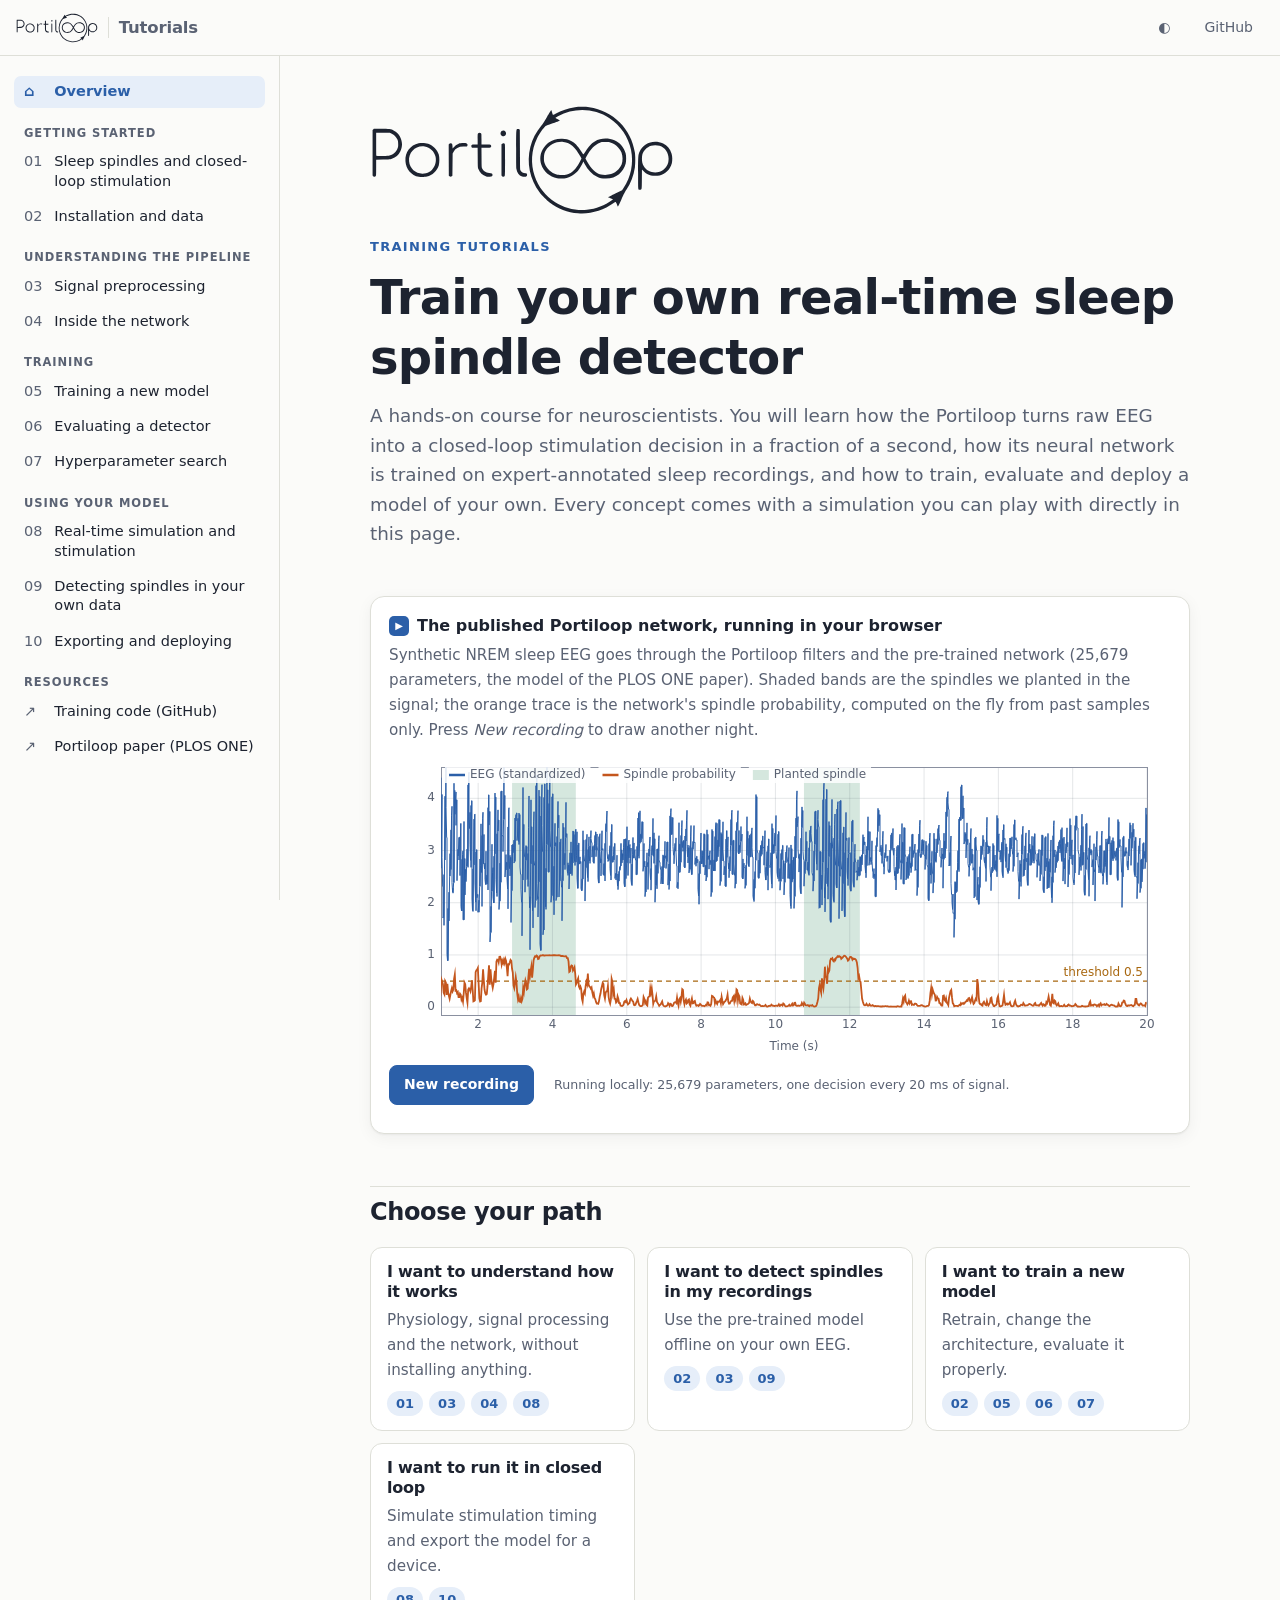
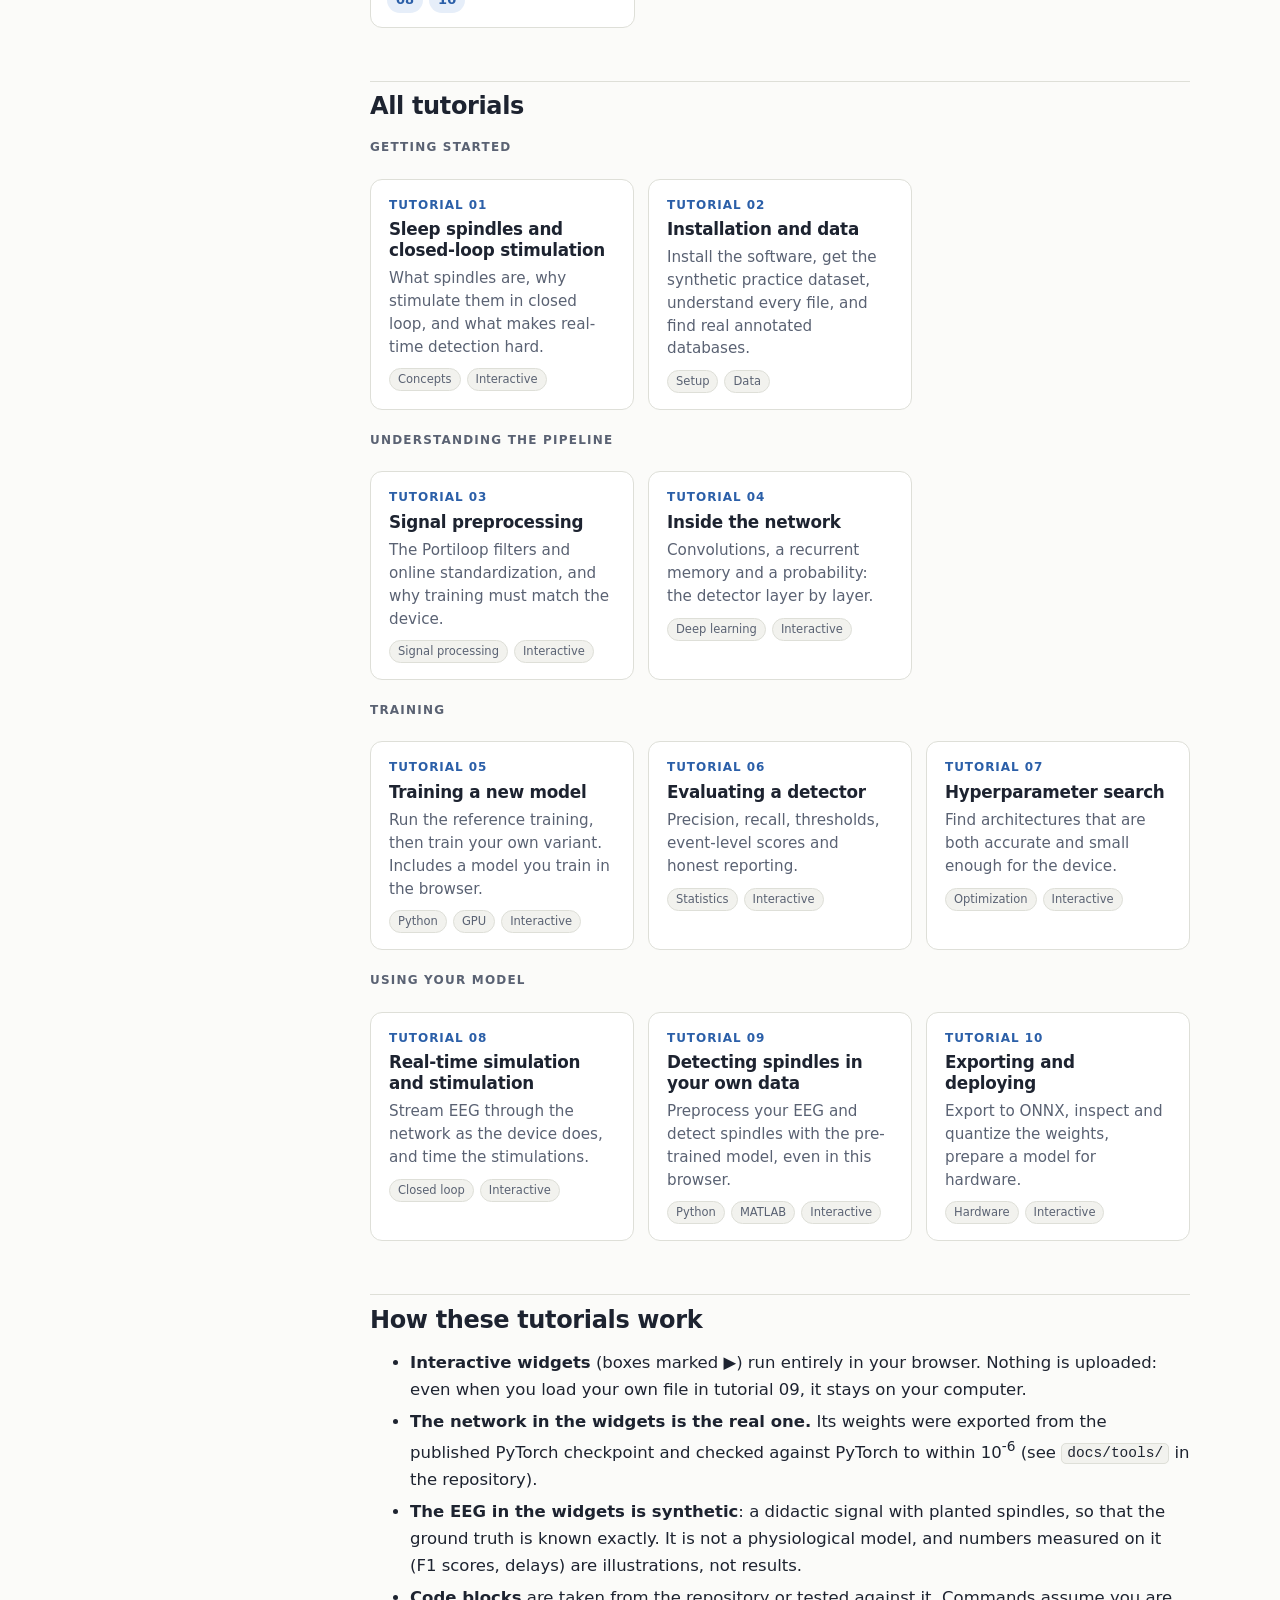
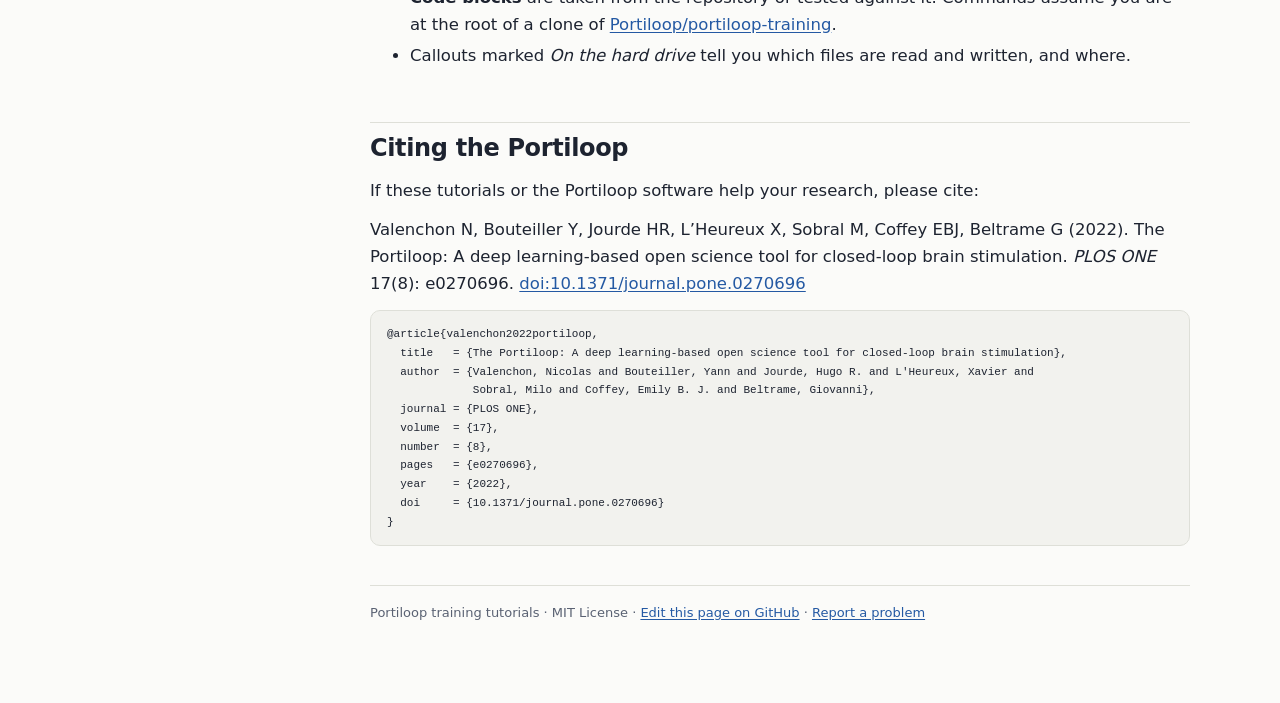
<file: docs/index.html>
<!doctype html>
<html lang="en">
<head>
  <meta charset="utf-8">
  <meta name="viewport" content="width=device-width, initial-scale=1">
  <title>Portiloop tutorials</title>
  <meta name="description" content="Interactive tutorials for neuroscientists: train, evaluate and deploy deep-learning sleep spindle detectors for closed-loop stimulation with the open-source Portiloop.">
  <link rel="stylesheet" href="assets/css/style.css">
  <link rel="icon" href="assets/img/favicon.svg" type="image/svg+xml">
  <link rel="icon" href="assets/img/favicon-32.png" sizes="32x32" type="image/png">
  <link rel="apple-touch-icon" href="assets/img/apple-touch-icon.png">
  <style>
    .hero-grid { display: grid; grid-template-columns: 1fr; gap: 8px; }
    .paths { display: grid; grid-template-columns: repeat(auto-fit, minmax(230px, 1fr)); gap: 12px; margin: 1.2em 0; }
    .path { border: 1px solid var(--border); border-radius: 12px; padding: 14px 16px; background: var(--bg-elev); }
    .path h3 { margin: 0 0 6px; font-size: 1rem; }
    .path p { margin: 0 0 8px; color: var(--fg-muted); font-size: 0.92em; }
    .path .route { display: flex; flex-wrap: wrap; gap: 6px; }
    .path .route a { font-size: 13px; font-weight: 600; text-decoration: none; padding: 2px 9px; border-radius: 999px; background: var(--accent-soft); color: var(--accent); }
    .group-title { margin: 1.6em 0 0.2em; font-size: 12px; text-transform: uppercase; letter-spacing: 0.1em; color: var(--fg-muted); font-weight: 650; border: 0; padding: 0; }
    pre.bib { font-size: 12.5px; }
  </style>
</head>
<body data-page="index" data-root=".">
<main>
<article class="content">

  <section class="hero">
    <span class="logo-word hero-logo" role="img" aria-label="Portiloop"></span>
    <div class="eyebrow">Training tutorials</div>
    <h1>Train your own real-time sleep spindle detector</h1>
    <p class="lead">A hands-on course for neuroscientists. You will learn how the Portiloop turns raw EEG into a closed-loop stimulation decision in a fraction of a second, how its neural network is trained on expert-annotated sleep recordings, and how to train, evaluate and deploy a model of your own. Every concept comes with a simulation you can play with directly in this page.</p>
  </section>

  <div class="widget" id="hero">
    <div class="widget-title">The published Portiloop network, running in your browser</div>
    <p class="widget-desc">Synthetic NREM sleep EEG goes through the Portiloop filters and the pre-trained network (25,679 parameters, the model of the PLOS ONE paper). Shaded bands are the spindles we planted in the signal; the orange trace is the network's spindle probability, computed on the fly from past samples only. Press <em>New recording</em> to draw another night.</p>
    <canvas class="plot tall" id="hero-plot" aria-label="Synthetic EEG with spindle probability"></canvas>
    <div class="controls">
      <button class="btn" id="hero-new" type="button">New recording</button>
      <span class="muted small" id="hero-status">Loading the model…</span>
    </div>
  </div>

  <h2 id="paths">Choose your path</h2>
  <div class="paths">
    <div class="path">
      <h3>I want to understand how it works</h3>
      <p>Physiology, signal processing and the network, without installing anything.</p>
      <div class="route"><a href="tutorials/01-introduction.html">01</a><a href="tutorials/03-preprocessing.html">03</a><a href="tutorials/04-network.html">04</a><a href="tutorials/08-realtime.html">08</a></div>
    </div>
    <div class="path">
      <h3>I want to detect spindles in my recordings</h3>
      <p>Use the pre-trained model offline on your own EEG.</p>
      <div class="route"><a href="tutorials/02-installation.html">02</a><a href="tutorials/03-preprocessing.html">03</a><a href="tutorials/09-your-data.html">09</a></div>
    </div>
    <div class="path">
      <h3>I want to train a new model</h3>
      <p>Retrain, change the architecture, evaluate it properly.</p>
      <div class="route"><a href="tutorials/02-installation.html">02</a><a href="tutorials/05-training.html">05</a><a href="tutorials/06-evaluation.html">06</a><a href="tutorials/07-hyperparameter-search.html">07</a></div>
    </div>
    <div class="path">
      <h3>I want to run it in closed loop</h3>
      <p>Simulate stimulation timing and export the model for a device.</p>
      <div class="route"><a href="tutorials/08-realtime.html">08</a><a href="tutorials/10-deployment.html">10</a></div>
    </div>
  </div>

  <h2 id="tutorials">All tutorials</h2>
  <div id="cards"></div>

  <h2 id="how">How these tutorials work</h2>
  <ul>
    <li><strong>Interactive widgets</strong> (boxes marked ▶) run entirely in your browser. Nothing is uploaded: even when you load your own file in tutorial 09, it stays on your computer.</li>
    <li><strong>The network in the widgets is the real one.</strong> Its weights were exported from the published PyTorch checkpoint and checked against PyTorch to within 10<sup>-6</sup> (see <code>docs/tools/</code> in the repository).</li>
    <li><strong>The EEG in the widgets is synthetic</strong>: a didactic signal with planted spindles, so that the ground truth is known exactly. It is not a physiological model, and numbers measured on it (F1 scores, delays) are illustrations, not results.</li>
    <li><strong>Code blocks</strong> are taken from the repository or tested against it. Commands assume you are at the root of a clone of <a href="https://github.com/Portiloop/portiloop-training">Portiloop/portiloop-training</a>.</li>
    <li>Callouts marked <em>On the hard drive</em> tell you which files are read and written, and where.</li>
  </ul>

  <h2 id="cite">Citing the Portiloop</h2>
  <p>If these tutorials or the Portiloop software help your research, please cite:</p>
  <p>Valenchon N, Bouteiller Y, Jourde HR, L’Heureux X, Sobral M, Coffey EBJ, Beltrame G (2022). The Portiloop: A deep learning-based open science tool for closed-loop brain stimulation. <em>PLOS ONE</em> 17(8): e0270696. <a href="https://doi.org/10.1371/journal.pone.0270696">doi:10.1371/journal.pone.0270696</a></p>
<pre class="bib"><code>@article{valenchon2022portiloop,
  title   = {The Portiloop: A deep learning-based open science tool for closed-loop brain stimulation},
  author  = {Valenchon, Nicolas and Bouteiller, Yann and Jourde, Hugo R. and L'Heureux, Xavier and
             Sobral, Milo and Coffey, Emily B. J. and Beltrame, Giovanni},
  journal = {PLOS ONE},
  volume  = {17},
  number  = {8},
  pages   = {e0270696},
  year    = {2022},
  doi     = {10.1371/journal.pone.0270696}
}</code></pre>

</article>
</main>

<script src="assets/js/portiloop.js"></script>
<script src="assets/js/nav.js"></script>
<script>
(function () {
  // tutorial cards, generated from the shared table of contents in nav.js
  const blurbs = {
    "01-introduction": ["What spindles are, why stimulate them in closed loop, and what makes real-time detection hard.", ["Concepts", "Interactive"]],
    "02-installation": ["Install the software, get the synthetic practice dataset, understand every file, and find real annotated databases.", ["Setup", "Data"]],
    "03-preprocessing": ["The Portiloop filters and online standardization, and why training must match the device.", ["Signal processing", "Interactive"]],
    "04-network": ["Convolutions, a recurrent memory and a probability: the detector layer by layer.", ["Deep learning", "Interactive"]],
    "05-training": ["Run the reference training, then train your own variant. Includes a model you train in the browser.", ["Python", "GPU", "Interactive"]],
    "06-evaluation": ["Precision, recall, thresholds, event-level scores and honest reporting.", ["Statistics", "Interactive"]],
    "07-hyperparameter-search": ["Find architectures that are both accurate and small enough for the device.", ["Optimization", "Interactive"]],
    "08-realtime": ["Stream EEG through the network as the device does, and time the stimulations.", ["Closed loop", "Interactive"]],
    "09-your-data": ["Preprocess your EEG and detect spindles with the pre-trained model, even in this browser.", ["Python", "MATLAB", "Interactive"]],
    "10-deployment": ["Export to ONNX, inspect and quantize the weights, prepare a model for hardware.", ["Hardware", "Interactive"]],
  };
  let html = "";
  (window.PL_TOC || []).forEach(function (g) {
    html += '<h3 class="group-title">' + g.group + '</h3><div class="cards">';
    g.items.forEach(function (it) {
      const b = blurbs[it[0]] || ["", []];
      html += '<a class="card" href="tutorials/' + it[0] + '.html"><div class="num">TUTORIAL ' + it[0].slice(0, 2) + "</div><h3>" + it[1] + "</h3><p>" + b[0] + '</p><div class="tags">' +
        b[1].map(function (t) { return '<span class="tag">' + t + "</span>"; }).join("") + "</div></a>";
    });
    html += "</div>";
  });
  document.getElementById("cards").innerHTML = html;

  // hero demo
  const $ = PL.ui.$;
  let model = null, data = null, out = null, seed = 7;
  function compute() {
    data = PL.synth.nrem({ duration_s: 20, seed: seed, spindleRate_per_min: 9 });
    data.std = PL.preprocess(data.signal).standardized;
    out = model.runStream(data.std);
  }
  function draw() {
    if (!model) return;
    PL.plot($("#hero-plot"), {
      xRange: [1, 20], yRange: [-0.15, 4.6], xLabel: "Time (s)", yTicks: 4,
      regions: data.spindles.map((s) => ({ x0: s.start, x1: s.end, label: "Planted spindle" })),
      series: [
        { x: Array.from(data.t), y: Array.from(data.std, (v) => 0.45 * v + 2.9), color: PL.color("signal"), width: 1, label: "EEG (standardized)" },
        { x: Array.from(out.idx, (i) => i / PL.FS), y: Array.from(out.y), color: PL.color("model"), width: 1.8, label: "Spindle probability" },
      ],
      hlines: [{ y: 0.5, label: "threshold 0.5" }],
    });
  }
  $("#hero-new").addEventListener("click", function () { if (!model) return; seed += 1; compute(); draw(); });
  PL.onRedraw(draw);
  PL.loadModel("assets/models/portiloop_spindle_v4_0.json").then(function (m) {
    model = m; compute(); draw();
    $("#hero-status").textContent = "Running locally: " + m.nParameters.toLocaleString("en") + " parameters, one decision every 20 ms of signal.";
  }).catch(function (e) {
    $("#hero-status").textContent = "Could not load the model (" + e.message + "). If you opened this file directly from disk, serve the docs folder over HTTP instead (see docs/README.md).";
  });
})();
</script>
</body>
</html>
</file>
<file: docs/assets/css/style.css>
/* Portiloop tutorials: shared stylesheet. Light and dark themes via tokens. */

:root {
  --font-sans: "Inter", system-ui, -apple-system, "Segoe UI", Roboto, "Helvetica Neue", Arial, sans-serif;
  --font-serif: "Source Serif 4", Georgia, "Times New Roman", serif;
  --font-mono: "JetBrains Mono", ui-monospace, SFMono-Regular, Menlo, Consolas, monospace;

  --bg: #fbfbf9;
  --bg-elev: #ffffff;
  --bg-sunk: #f2f2ee;
  --fg: #1d2330;
  --fg-muted: #5a6273;
  --border: #dedfd8;
  --accent: #2b5fa8;
  --accent-soft: #e6eef9;
  --accent-fg: #ffffff;
  --link: #2459a3;

  --note: #2b5fa8;   --note-bg: #eaf1fb;
  --tip: #2f7a4f;    --tip-bg: #e9f5ee;
  --warn: #a8670f;   --warn-bg: #fbf2e3;
  --danger: #b33a3a; --danger-bg: #fbeaea;
  --disk: #5b4a9e;   --disk-bg: #efecf8;

  --plot-signal: #2b5fa8;
  --plot-model: #c4561d;
  --plot-label: rgba(47, 133, 90, 0.20);
  --plot-stim: #c2307a;
  --plot-grid: rgba(90, 98, 115, 0.16);
  --plot-axis: #8a90a0;
  --plot-legend-bg: rgba(255, 255, 255, 0.85);
  --plot-c1: #2b5fa8; --plot-c2: #c4561d; --plot-c3: #2f855a; --plot-c4: #6b46c1; --plot-c5: #b83280;

  --radius: 10px;
  --shadow: 0 1px 2px rgba(20, 24, 33, 0.05), 0 4px 16px rgba(20, 24, 33, 0.05);
  --sidebar-w: 280px;
  --content-w: 820px;
}

@media (prefers-color-scheme: dark) {
  :root:not([data-theme="light"]) {
    --bg: #14171d; --bg-elev: #1b1f27; --bg-sunk: #11141a; --fg: #e5e8ee; --fg-muted: #9aa3b4;
    --border: #2c323e; --accent: #79a6e8; --accent-soft: #1e2a3d; --accent-fg: #0f1520; --link: #8db4ef;
    --note: #8db4ef; --note-bg: #1a2433; --tip: #6cc497; --tip-bg: #172820; --warn: #e2ad5b; --warn-bg: #2b2315;
    --danger: #ec8a8a; --danger-bg: #2d1a1a; --disk: #b6a6f0; --disk-bg: #221e33;
    --plot-signal: #79a6e8; --plot-model: #f0965f; --plot-label: rgba(108, 196, 151, 0.20); --plot-stim: #f07ab5;
    --plot-grid: rgba(154, 163, 180, 0.14); --plot-axis: #6b7385; --plot-legend-bg: rgba(27, 31, 39, 0.85);
    --plot-c1: #79a6e8; --plot-c2: #f0965f; --plot-c3: #6cc497; --plot-c4: #b39cf0; --plot-c5: #f07ab5;
    --shadow: 0 1px 2px rgba(0, 0, 0, 0.3), 0 4px 16px rgba(0, 0, 0, 0.25);
  }
}
:root[data-theme="dark"] {
  --bg: #14171d; --bg-elev: #1b1f27; --bg-sunk: #11141a; --fg: #e5e8ee; --fg-muted: #9aa3b4;
  --border: #2c323e; --accent: #79a6e8; --accent-soft: #1e2a3d; --accent-fg: #0f1520; --link: #8db4ef;
  --note: #8db4ef; --note-bg: #1a2433; --tip: #6cc497; --tip-bg: #172820; --warn: #e2ad5b; --warn-bg: #2b2315;
  --danger: #ec8a8a; --danger-bg: #2d1a1a; --disk: #b6a6f0; --disk-bg: #221e33;
  --plot-signal: #79a6e8; --plot-model: #f0965f; --plot-label: rgba(108, 196, 151, 0.20); --plot-stim: #f07ab5;
  --plot-grid: rgba(154, 163, 180, 0.14); --plot-axis: #6b7385; --plot-legend-bg: rgba(27, 31, 39, 0.85);
  --plot-c1: #79a6e8; --plot-c2: #f0965f; --plot-c3: #6cc497; --plot-c4: #b39cf0; --plot-c5: #f07ab5;
  --shadow: 0 1px 2px rgba(0, 0, 0, 0.3), 0 4px 16px rgba(0, 0, 0, 0.25);
}

* { box-sizing: border-box; }
html { scroll-padding-top: 72px; -webkit-text-size-adjust: 100%; }
body {
  margin: 0; background: var(--bg); color: var(--fg);
  font: 16.5px/1.65 var(--font-sans);
}
a { color: var(--link); text-underline-offset: 2px; }
.content a { overflow-wrap: anywhere; } /* long URLs used as link text must not widen the page on phones */
a:hover { text-decoration-thickness: 2px; }
img, svg, canvas, video { max-width: 100%; }

/* ---------- top bar ---------- */
.topbar {
  position: sticky; top: 0; z-index: 20; height: 56px;
  display: flex; align-items: center; gap: 12px; padding: 0 16px;
  background: color-mix(in srgb, var(--bg) 88%, transparent);
  backdrop-filter: saturate(1.4) blur(8px); border-bottom: 1px solid var(--border);
}
.topbar .brand { display: flex; align-items: center; gap: 10px; font-weight: 650; color: var(--fg); text-decoration: none; letter-spacing: -0.01em; }
/* Portiloop logo (assets/img/portiloop-logo.svg) drawn in the text color through a mask, so it follows the light and dark themes */
.logo-word {
  display: inline-block; flex: none; aspect-ratio: 1190 / 437; background-color: currentColor;
  -webkit-mask: url("../img/portiloop-logo.svg") center / contain no-repeat;
  mask: url("../img/portiloop-logo.svg") center / contain no-repeat;
}
.topbar .brand .logo-word { height: 30px; }
.topbar .brand .brand-sub { font-weight: 550; color: var(--fg-muted); padding-left: 10px; border-left: 1px solid var(--border); line-height: 1.3; }
.hero .hero-logo { display: block; height: clamp(64px, 13vw, 112px); margin: 4px 0 20px; color: var(--fg); }
.topbar .spacer { flex: 1; }
.topbar a.icon-link, .topbar button {
  color: var(--fg-muted); background: none; border: 1px solid transparent; border-radius: 8px;
  padding: 6px 10px; font: inherit; font-size: 14px; cursor: pointer; text-decoration: none;
}
.topbar a.icon-link:hover, .topbar button:hover { border-color: var(--border); color: var(--fg); }
.menu-toggle { display: none; }

/* ---------- layout ---------- */
.layout { display: grid; grid-template-columns: var(--sidebar-w) minmax(0, 1fr); min-height: calc(100vh - 56px); }
.sidebar {
  position: sticky; top: 56px; height: calc(100vh - 56px); overflow-y: auto;
  border-right: 1px solid var(--border); padding: 20px 14px 40px; font-size: 14.5px; background: var(--bg);
}
.sidebar h4 { margin: 18px 10px 6px; font-size: 11.5px; text-transform: uppercase; letter-spacing: 0.08em; color: var(--fg-muted); }
.sidebar ol { list-style: none; margin: 0; padding: 0; counter-reset: none; }
.sidebar li a {
  display: flex; gap: 10px; padding: 6px 10px; border-radius: 7px; color: var(--fg); text-decoration: none; line-height: 1.35;
}
.sidebar li a .num { color: var(--fg-muted); font-variant-numeric: tabular-nums; min-width: 1.4em; }
.sidebar li a:hover { background: var(--bg-sunk); }
.sidebar li a[aria-current="page"] { background: var(--accent-soft); color: var(--accent); font-weight: 600; }
.sidebar li a[aria-current="page"] .num { color: var(--accent); }

main { padding: 32px 40px 80px; min-width: 0; }
.content { max-width: var(--content-w); margin: 0 auto; }

@media (max-width: 960px) {
  .layout { grid-template-columns: 1fr; }
  .sidebar { position: fixed; left: 0; top: 56px; width: min(320px, 86vw); z-index: 30; transform: translateX(-102%); transition: transform 0.2s; box-shadow: var(--shadow); background: var(--bg-elev); }
  body.nav-open .sidebar { transform: none; }
  .menu-toggle { display: inline-block; }
  .topbar { gap: 6px; padding: 0 10px; }
  .topbar .brand { white-space: nowrap; font-size: 15px; }
  main { padding: 20px 16px 64px; }
}

/* ---------- typography ---------- */
h1, h2, h3, h4 { line-height: 1.25; letter-spacing: -0.015em; overflow-wrap: anywhere; }
h1 { font-size: clamp(1.8rem, 3.6vw, 2.35rem); margin: 0.2em 0 0.3em; }
h2 { font-size: 1.5rem; margin: 2.2em 0 0.6em; padding-top: 0.4em; border-top: 1px solid var(--border); }
h3 { font-size: 1.16rem; margin: 1.8em 0 0.4em; }
h2 .anchor, h3 .anchor { opacity: 0; margin-left: 6px; text-decoration: none; color: var(--fg-muted); font-weight: 400; }
h2:hover .anchor, h3:hover .anchor { opacity: 1; }
.eyebrow { font-size: 13px; text-transform: uppercase; letter-spacing: 0.1em; color: var(--accent); font-weight: 650; }
.lead { font-size: 1.15rem; color: var(--fg-muted); line-height: 1.6; }
p, ul, ol { margin: 0.7em 0; }
li + li { margin-top: 0.25em; }
hr { border: 0; border-top: 1px solid var(--border); margin: 2em 0; }
abbr[title] { text-decoration: underline dotted; cursor: help; }
.muted { color: var(--fg-muted); }
.small { font-size: 0.9em; }

code, kbd, pre { font-family: var(--font-mono); font-size: 0.88em; }
:not(pre) > code { background: var(--bg-sunk); border: 1px solid var(--border); border-radius: 5px; padding: 0.08em 0.35em; overflow-wrap: anywhere; }
kbd { border: 1px solid var(--border); border-bottom-width: 2px; border-radius: 4px; padding: 0 0.35em; background: var(--bg-elev); }
pre {
  position: relative; background: var(--bg-sunk); border: 1px solid var(--border); border-radius: var(--radius);
  padding: 14px 16px; overflow-x: auto; line-height: 1.5; margin: 1em 0;
}
pre[data-file]::before {
  content: attr(data-file); display: block; margin: -14px -16px 12px; padding: 6px 16px;
  font-size: 12px; color: var(--fg-muted); border-bottom: 1px solid var(--border); background: var(--bg-elev);
  border-radius: var(--radius) var(--radius) 0 0;
}
.copy-btn {
  position: absolute; top: 8px; right: 8px; font: 12px var(--font-sans); padding: 3px 8px; border-radius: 6px;
  border: 1px solid var(--border); background: var(--bg-elev); color: var(--fg-muted); cursor: pointer; opacity: 0; transition: opacity 0.15s;
}
pre:hover .copy-btn, .copy-btn:focus { opacity: 1; }
pre[data-file] .copy-btn { top: 36px; }

/* Prism token colors bound to our tokens (works in both themes) */
.token.comment, .token.prolog { color: var(--fg-muted); font-style: italic; }
.token.keyword, .token.boolean, .token.important { color: #8a3fb4; }
.token.string, .token.char { color: #2f7a4f; }
.token.number, .token.constant { color: #b4561d; }
.token.function, .token.class-name { color: var(--accent); }
.token.operator, .token.punctuation { color: var(--fg-muted); }
:root[data-theme="dark"] .token.keyword { color: #c99cf0; }
:root[data-theme="dark"] .token.string { color: #8fd4ab; }
:root[data-theme="dark"] .token.number { color: #f0ae7f; }
@media (prefers-color-scheme: dark) {
  :root:not([data-theme="light"]) .token.keyword { color: #c99cf0; }
  :root:not([data-theme="light"]) .token.string { color: #8fd4ab; }
  :root:not([data-theme="light"]) .token.number { color: #f0ae7f; }
}

[hidden] { display: none !important; }
/* position: relative keeps KaTeX's visually hidden MathML (absolutely positioned) inside scroll containers */
table { border-collapse: collapse; width: 100%; margin: 1em 0; font-size: 0.94em; display: block; overflow-x: auto; position: relative; }
th, td { text-align: left; padding: 7px 10px; border-bottom: 1px solid var(--border); vertical-align: top; }
th { font-weight: 650; background: var(--bg-sunk); }
td code { overflow-wrap: anywhere; }
.scroll-x { overflow-x: auto; position: relative; }
.scroll-x svg, .scroll-x img, .scroll-x canvas { max-width: none; }

.katex-display { overflow-x: auto; overflow-y: hidden; padding: 2px 0; }
figure { margin: 1.4em 0; }
figcaption { font-size: 0.9em; color: var(--fg-muted); margin-top: 6px; }

/* ---------- tutorial header meta ---------- */
.meta {
  display: grid; grid-template-columns: repeat(auto-fit, minmax(170px, 1fr)); gap: 1px; margin: 1.4em 0 1.8em;
  background: var(--border); border: 1px solid var(--border); border-radius: var(--radius); overflow: hidden;
}
.meta > div { background: var(--bg-elev); padding: 10px 14px; }
.meta dt, .meta .k { font-size: 11.5px; text-transform: uppercase; letter-spacing: 0.08em; color: var(--fg-muted); }
.meta dd, .meta .v { margin: 2px 0 0; font-weight: 550; font-size: 0.95em; }
.objectives { background: var(--bg-elev); border: 1px solid var(--border); border-radius: var(--radius); padding: 14px 20px; }
.objectives h3 { margin: 0.2em 0 0.4em; font-size: 1rem; }

/* ---------- callouts ---------- */
.callout { border: 1px solid var(--border); border-left: 4px solid var(--note); background: var(--note-bg); border-radius: 8px; padding: 12px 16px; margin: 1.2em 0; }
.callout > :first-child { margin-top: 0; }
.callout > :last-child { margin-bottom: 0; }
.callout .callout-title { display: block; font-weight: 650; color: var(--note); margin-bottom: 4px; }
.callout.tip { border-left-color: var(--tip); background: var(--tip-bg); }
.callout.tip .callout-title { color: var(--tip); }
.callout.warning { border-left-color: var(--warn); background: var(--warn-bg); }
.callout.warning .callout-title { color: var(--warn); }
.callout.danger { border-left-color: var(--danger); background: var(--danger-bg); }
.callout.danger .callout-title { color: var(--danger); }
.callout.disk { border-left-color: var(--disk); background: var(--disk-bg); }
.callout.disk .callout-title { color: var(--disk); }
.callout.neuro { border-left-color: var(--tip); background: var(--bg-elev); }
.callout.neuro .callout-title { color: var(--tip); }

/* ---------- steps ---------- */
ol.steps { list-style: none; counter-reset: step; padding-left: 0; }
ol.steps > li { counter-increment: step; position: relative; padding-left: 46px; margin: 1.1em 0; }
ol.steps > li::before {
  content: counter(step); position: absolute; left: 0; top: -1px; width: 30px; height: 30px; border-radius: 50%;
  display: grid; place-items: center; background: var(--accent); color: var(--accent-fg); font-weight: 700; font-size: 14px;
}

/* ---------- interactive widgets ---------- */
.widget {
  background: var(--bg-elev); border: 1px solid var(--border); border-radius: 14px; box-shadow: var(--shadow);
  padding: 16px 18px 18px; margin: 1.6em 0; position: relative;
}
.widget-title { display: flex; align-items: center; gap: 8px; font-weight: 650; margin: 0 0 4px; font-size: 1rem; }
.widget-title::before { content: "▶"; font-size: 10px; color: var(--accent-fg); background: var(--accent); width: 20px; height: 20px; border-radius: 5px; display: grid; place-items: center; }
.widget-desc { color: var(--fg-muted); font-size: 0.92em; margin: 0 0 12px; }
.controls { display: flex; flex-wrap: wrap; gap: 10px 20px; align-items: center; margin: 10px 0; font-size: 14px; }
.controls label { display: inline-flex; align-items: center; gap: 8px; color: var(--fg-muted); }
.controls output { font-variant-numeric: tabular-nums; color: var(--fg); font-weight: 600; min-width: 3.5em; }
.controls input[type="range"] { width: 150px; accent-color: var(--accent); }
.controls select, .controls input[type="number"] { font: inherit; padding: 4px 6px; border-radius: 6px; border: 1px solid var(--border); background: var(--bg); color: var(--fg); }
.btn {
  font: inherit; font-size: 14px; font-weight: 600; padding: 7px 14px; border-radius: 8px; cursor: pointer;
  border: 1px solid var(--accent); background: var(--accent); color: var(--accent-fg);
}
.btn.secondary { background: transparent; color: var(--accent); }
.btn:disabled { opacity: 0.5; cursor: default; }
canvas.plot { display: block; width: 100%; height: 220px; touch-action: pan-y; }
canvas.plot.tall { height: 300px; }
canvas.plot.short { height: 150px; }
.readout { display: grid; grid-template-columns: repeat(auto-fit, minmax(120px, 1fr)); gap: 8px; margin-top: 12px; }
.readout > div { background: var(--bg-sunk); border-radius: 8px; padding: 8px 12px; }
.readout .k { font-size: 12.5px; color: var(--fg-muted); } /* no uppercase: it would turn µ into M and τ into T */
.readout .v { font-size: 1.25rem; font-weight: 650; font-variant-numeric: tabular-nums; }
.widget .status { font-size: 13px; color: var(--fg-muted); margin-top: 8px; min-height: 1.2em; }
.dropzone { border: 2px dashed var(--border); border-radius: 12px; padding: 22px; text-align: center; color: var(--fg-muted); }
.dropzone.drag { border-color: var(--accent); background: var(--accent-soft); }

/* ---------- exercises / self-check ---------- */
details { border: 1px solid var(--border); border-radius: 8px; padding: 8px 14px; margin: 1em 0; background: var(--bg-elev); }
details > summary { cursor: pointer; font-weight: 600; }
details[open] > summary { margin-bottom: 6px; }
details.exercise > summary::before { content: "Exercise · "; color: var(--accent); }
details.solution > summary::before { content: "Solution · "; color: var(--tip); }

/* ---------- index cards ---------- */
.hero { padding: 12px 0 8px; }
.hero h1 { font-size: clamp(2rem, 4.6vw, 3rem); }
.cards { display: grid; grid-template-columns: repeat(auto-fill, minmax(240px, 1fr)); gap: 14px; margin: 1.4em 0; }
.card {
  display: block; border: 1px solid var(--border); border-radius: 12px; padding: 16px 18px; background: var(--bg-elev);
  color: var(--fg); text-decoration: none; transition: border-color 0.15s, transform 0.15s;
}
.card:hover { border-color: var(--accent); transform: translateY(-1px); }
.card .num { font-size: 12px; font-weight: 700; color: var(--accent); letter-spacing: 0.08em; }
.card h3 { margin: 4px 0 6px; font-size: 1.05rem; }
.card p { margin: 0; color: var(--fg-muted); font-size: 0.92em; line-height: 1.5; }
.card .tags { margin-top: 10px; display: flex; gap: 6px; flex-wrap: wrap; }
.tag { font-size: 11.5px; padding: 1px 8px; border-radius: 999px; background: var(--bg-sunk); color: var(--fg-muted); border: 1px solid var(--border); }

/* ---------- prev / next and footer ---------- */
.pager { display: grid; grid-template-columns: 1fr 1fr; gap: 12px; margin-top: 3em; }
.pager a { display: block; border: 1px solid var(--border); border-radius: 10px; padding: 12px 16px; text-decoration: none; color: var(--fg); background: var(--bg-elev); }
.pager a:hover { border-color: var(--accent); }
.pager .dir { font-size: 12px; color: var(--fg-muted); }
.pager .next { text-align: right; grid-column: 2; }
.site-footer { margin-top: 3em; padding-top: 1.2em; border-top: 1px solid var(--border); font-size: 13px; color: var(--fg-muted); }
ol.refs { font-size: 0.92em; padding-left: 1.4em; }
ol.refs li { margin: 0.5em 0; }

@media print {
  .topbar, .sidebar, .pager, .copy-btn { display: none !important; }
  .layout { display: block; }
}
</file>
